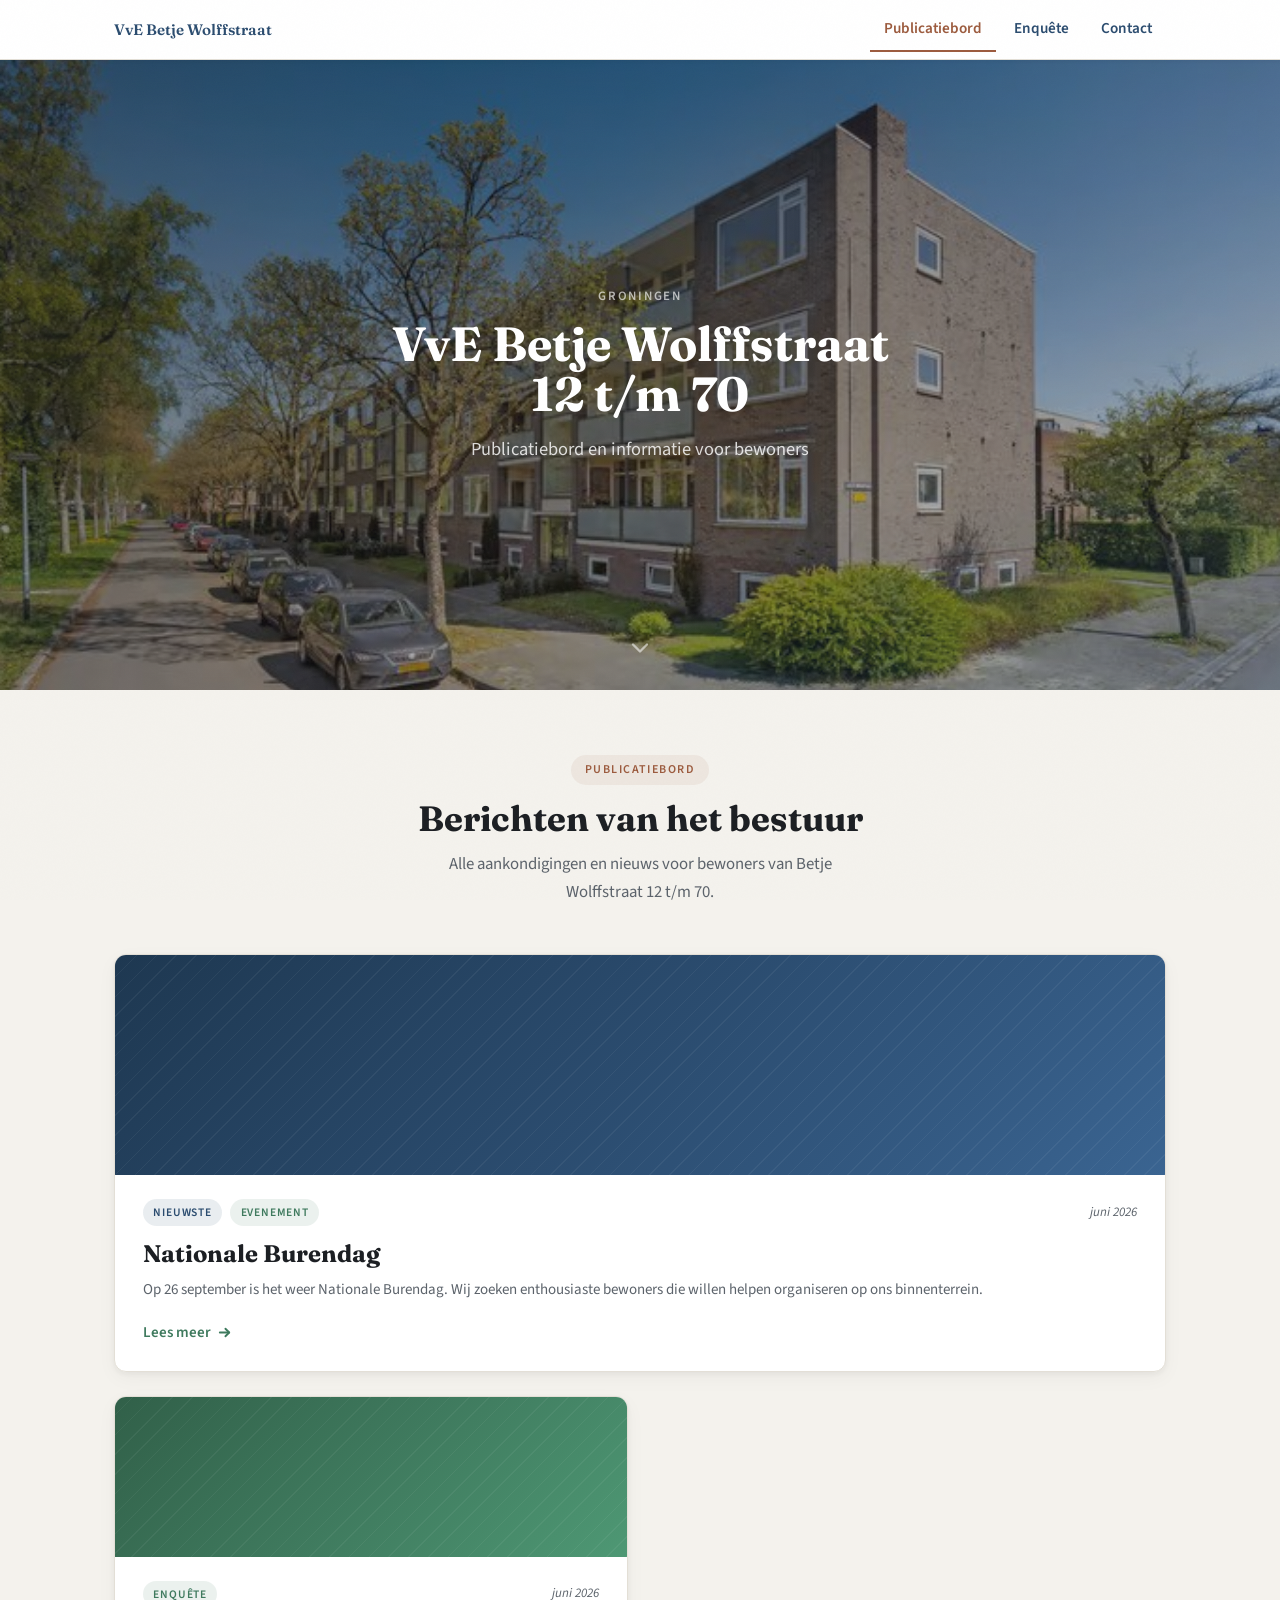
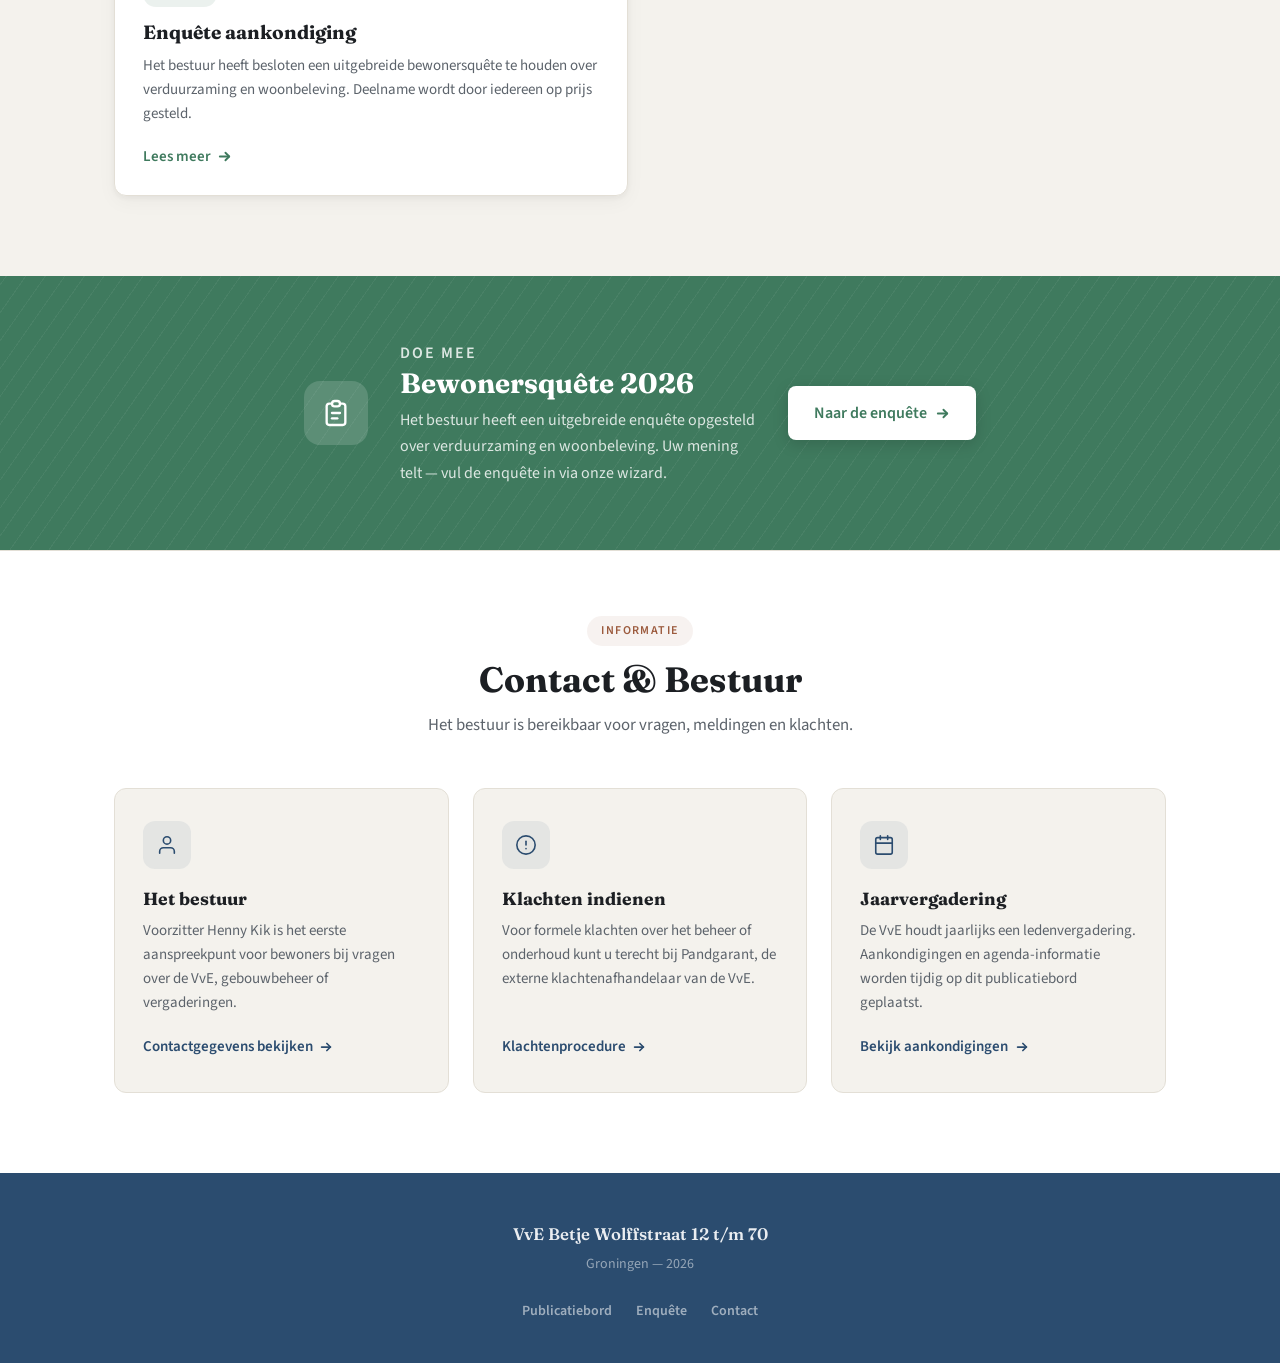
<file: index.html>
<!DOCTYPE html>
<html lang="nl">
<head>
  <meta charset="UTF-8">
  <meta name="viewport" content="width=device-width, initial-scale=1.0">
  <meta name="description" content="Publicatiebord en informatie voor bewoners van VvE Betje Wolffstraat 12 t/m 70 in Groningen.">
  <title>Publicatiebord — VvE Betje Wolffstraat 12 t/m 70</title>
  <link rel="preconnect" href="https://fonts.googleapis.com">
  <link rel="preconnect" href="https://fonts.gstatic.com" crossorigin>
  <link href="https://fonts.googleapis.com/css2?family=Fraunces:opsz,wght@9..144,600;9..144,700&family=Source+Sans+3:wght@400;600&display=swap" rel="stylesheet">
  <link rel="stylesheet" href="styles.css">
</head>
<body>

  <!-- Navigatiebalk -->
  <nav class="site-nav" aria-label="Hoofdnavigatie">
    <div class="nav-inner">
      <a href="index.html" class="nav-logo" aria-label="VvE Betje Wolffstraat — naar homepage">
        VvE Betje Wolffstraat
      </a>
      <button class="nav-toggle" aria-expanded="false" aria-controls="nav-links" aria-label="Menu openen">
        <svg viewBox="0 0 24 24" fill="none" stroke="currentColor" stroke-width="2" stroke-linecap="round" stroke-linejoin="round" aria-hidden="true">
          <line x1="3" y1="6"  x2="21" y2="6"/>
          <line x1="3" y1="12" x2="21" y2="12"/>
          <line x1="3" y1="18" x2="21" y2="18"/>
        </svg>
      </button>
      <ul class="nav-links" id="nav-links" role="list">
        <li><a href="index.html"    class="active" aria-current="page">Publicatiebord</a></li>
        <li><a href="enquete.html"                               >Enquête</a></li>
        <li><a href="contact.html"                               >Contact</a></li>
      </ul>
    </div>
  </nav>

  <!-- Hero -->
  <header class="hero" role="banner">
    <div class="hero-content">
      <p class="hero-eyebrow">Groningen</p>
      <h1>VvE Betje Wolffstraat<br>12&nbsp;t/m&nbsp;70</h1>
      <p class="hero-sub">Publicatiebord en informatie voor bewoners</p>

    </div>
    <div class="hero-scroll-hint" aria-hidden="true">
      <svg viewBox="0 0 24 24" fill="none" stroke="currentColor" stroke-width="2" stroke-linecap="round" stroke-linejoin="round">
        <polyline points="6 9 12 15 18 9"></polyline>
      </svg>
    </div>
  </header>

  <main>

    <!-- ── Publicatiebord ── -->
    <section class="articles-section" aria-labelledby="articles-heading">
      <div class="container-wide">
        <header class="section-header">
          <div class="section-label">Publicatiebord</div>
          <h2 id="articles-heading">Berichten van het bestuur</h2>
          <p class="section-sub">Alle aankondigingen en nieuws voor bewoners van Betje Wolffstraat&nbsp;12&nbsp;t/m&nbsp;70.</p>
        </header>
        <div id="announcements-container" class="articles-grid" role="feed" aria-label="Aankondigingen van het bestuur"></div>
      </div>
    </section>

    <!-- ── Enquête CTA ── -->
    <section class="cta-section cta-section--enquete" aria-labelledby="cta-enquete-heading">
      <div class="container">
        <div class="cta-inner">
          <div class="cta-icon" aria-hidden="true">
            <svg viewBox="0 0 24 24" fill="none" stroke="currentColor" stroke-width="1.75" stroke-linecap="round" stroke-linejoin="round">
              <path d="M9 5H7a2 2 0 00-2 2v12a2 2 0 002 2h10a2 2 0 002-2V7a2 2 0 00-2-2h-2"/>
              <rect x="9" y="3" width="6" height="4" rx="2"/>
              <line x1="9" y1="12" x2="15" y2="12"/>
              <line x1="9" y1="16" x2="13" y2="16"/>
            </svg>
          </div>
          <div class="cta-text">
            <p class="cta-label">Doe mee</p>
            <h2 id="cta-enquete-heading">Bewonersquête 2026</h2>
            <p>Het bestuur heeft een uitgebreide enquête opgesteld over verduurzaming en woonbeleving. Uw mening telt — vul de enquête in via onze wizard.</p>
          </div>
          <a href="enquete.html" class="btn-cta">
            Naar de enquête
            <svg viewBox="0 0 16 16" fill="none" stroke="currentColor" stroke-width="2" stroke-linecap="round" stroke-linejoin="round" aria-hidden="true"><line x1="3" y1="8" x2="13" y2="8"/><polyline points="9 4 13 8 9 12"/></svg>
          </a>
        </div>
      </div>
    </section>

    <!-- ── Contact & Bestuur ── -->
    <section class="home-contact-section" aria-labelledby="contact-section-heading">
      <div class="container-wide">
        <header class="section-header">
          <div class="section-label">Informatie</div>
          <h2 id="contact-section-heading">Contact &amp; Bestuur</h2>
          <p class="section-sub">Het bestuur is bereikbaar voor vragen, meldingen en klachten.</p>
        </header>
        <div class="contact-tiles">

          <div class="contact-tile anim-item" data-anim-delay="0">
            <div class="contact-tile-icon" aria-hidden="true">
              <svg viewBox="0 0 24 24" fill="none" stroke="currentColor" stroke-width="1.75" stroke-linecap="round" stroke-linejoin="round">
                <path d="M20 21v-2a4 4 0 00-4-4H8a4 4 0 00-4 4v2"/>
                <circle cx="12" cy="7" r="4"/>
              </svg>
            </div>
            <h3>Het bestuur</h3>
            <p>Voorzitter Henny Kik is het eerste aanspreekpunt voor bewoners bij vragen over de VvE, gebouwbeheer of vergaderingen.</p>
            <a href="contact.html" class="tile-link">
              Contactgegevens bekijken
              <svg viewBox="0 0 16 16" fill="none" stroke="currentColor" stroke-width="2" stroke-linecap="round" stroke-linejoin="round" aria-hidden="true"><line x1="3" y1="8" x2="13" y2="8"/><polyline points="9 4 13 8 9 12"/></svg>
            </a>
          </div>

          <div class="contact-tile anim-item" data-anim-delay="0.1">
            <div class="contact-tile-icon" aria-hidden="true">
              <svg viewBox="0 0 24 24" fill="none" stroke="currentColor" stroke-width="1.75" stroke-linecap="round" stroke-linejoin="round">
                <circle cx="12" cy="12" r="10"/>
                <line x1="12" y1="8" x2="12" y2="12"/>
                <line x1="12" y1="16" x2="12.01" y2="16"/>
              </svg>
            </div>
            <h3>Klachten indienen</h3>
            <p>Voor formele klachten over het beheer of onderhoud kunt u terecht bij Pandgarant, de externe klachtenafhandelaar van de VvE.</p>
            <a href="contact.html#klachten" class="tile-link">
              Klachtenprocedure
              <svg viewBox="0 0 16 16" fill="none" stroke="currentColor" stroke-width="2" stroke-linecap="round" stroke-linejoin="round" aria-hidden="true"><line x1="3" y1="8" x2="13" y2="8"/><polyline points="9 4 13 8 9 12"/></svg>
            </a>
          </div>

          <div class="contact-tile anim-item" data-anim-delay="0.2">
            <div class="contact-tile-icon" aria-hidden="true">
              <svg viewBox="0 0 24 24" fill="none" stroke="currentColor" stroke-width="1.75" stroke-linecap="round" stroke-linejoin="round">
                <rect x="3" y="4" width="18" height="18" rx="2" ry="2"/>
                <line x1="16" y1="2" x2="16" y2="6"/>
                <line x1="8" y1="2" x2="8" y2="6"/>
                <line x1="3" y1="10" x2="21" y2="10"/>
              </svg>
            </div>
            <h3>Jaarvergadering</h3>
            <p>De VvE houdt jaarlijks een ledenvergadering. Aankondigingen en agenda-informatie worden tijdig op dit publicatiebord geplaatst.</p>
            <a href="index.html#announcements-container" class="tile-link">
              Bekijk aankondigingen
              <svg viewBox="0 0 16 16" fill="none" stroke="currentColor" stroke-width="2" stroke-linecap="round" stroke-linejoin="round" aria-hidden="true"><line x1="3" y1="8" x2="13" y2="8"/><polyline points="9 4 13 8 9 12"/></svg>
            </a>
          </div>

        </div>
      </div>
    </section>

  </main>

  <!-- Artikel modal -->
  <div id="article-modal" class="article-modal" role="dialog" aria-modal="true" aria-labelledby="modal-title">
    <div class="article-modal-inner">
      <button class="article-modal-close" aria-label="Artikel sluiten">
        <svg viewBox="0 0 24 24" fill="none" stroke="currentColor" stroke-width="2" stroke-linecap="round" stroke-linejoin="round" aria-hidden="true">
          <line x1="18" y1="6" x2="6" y2="18"/>
          <line x1="6" y1="6" x2="18" y2="18"/>
        </svg>
      </button>
      <div class="article-modal-content">
        <div class="modal-meta">
          <span class="article-badge article-badge--cat" id="modal-category"></span>
          <span class="modal-date" id="modal-date"></span>
        </div>
        <h2 id="modal-title"></h2>
        <div class="modal-body-text" id="modal-body"></div>
        <div class="modal-signatory" id="modal-signatory"></div>
      </div>
    </div>
  </div>

  <!-- Footer -->
  <footer class="site-footer">
    <div class="footer-inner">
      <p class="footer-name">VvE Betje Wolffstraat 12&nbsp;t/m&nbsp;70</p>
      <p class="footer-sub">Groningen &mdash; <span id="footer-year"></span></p>
      <nav class="footer-nav" aria-label="Footer navigatie">
        <a href="index.html">Publicatiebord</a>
        <a href="enquete.html">Enquête</a>
        <a href="contact.html">Contact</a>
      </nav>
    </div>
  </footer>

  <script src="script.js"></script>
  <script>
    document.getElementById("footer-year").textContent = new Date().getFullYear();
  </script>
</body>
</html>
</file>
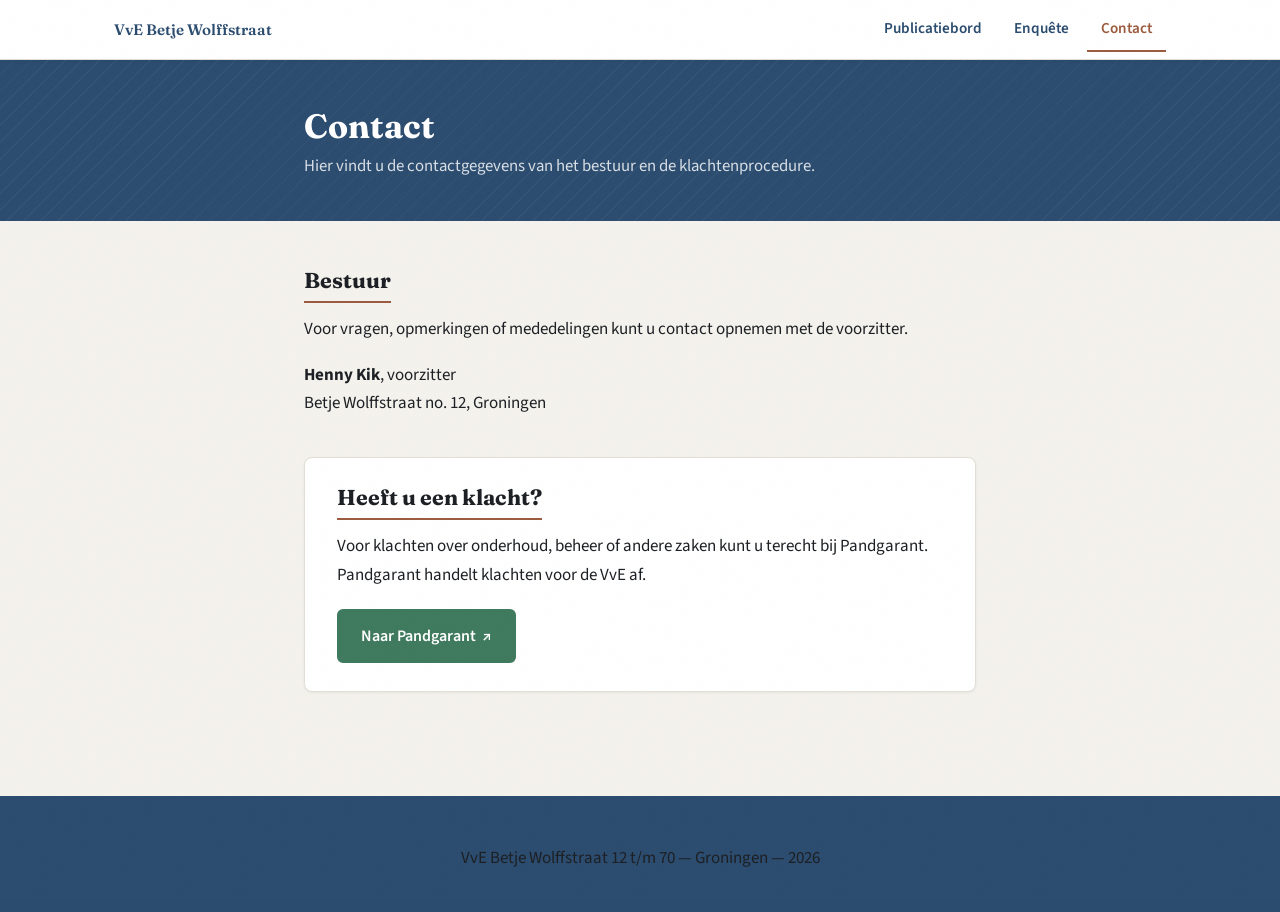
<file: contact.html>
<!DOCTYPE html>
<html lang="nl">
<head>
  <meta charset="UTF-8">
  <meta name="viewport" content="width=device-width, initial-scale=1.0">
  <meta name="description" content="Contactinformatie en klachten voor bewoners van VvE Betje Wolffstraat 12 t/m 70 in Groningen.">
  <title>Contact — VvE Betje Wolffstraat 12 t/m 70</title>
  <link rel="preconnect" href="https://fonts.googleapis.com">
  <link rel="preconnect" href="https://fonts.gstatic.com" crossorigin>
  <link href="https://fonts.googleapis.com/css2?family=Fraunces:opsz,wght@9..144,600;9..144,700&family=Source+Sans+3:wght@400;600&display=swap" rel="stylesheet">
  <link rel="stylesheet" href="styles.css">
</head>
<body>

  <!-- Navigatiebalk -->
  <nav class="site-nav" aria-label="Hoofdnavigatie">
    <div class="nav-inner">
      <a href="index.html" class="nav-logo" aria-label="VvE Betje Wolffstraat — naar homepage">
        VvE Betje Wolffstraat
      </a>
      <button class="nav-toggle" aria-expanded="false" aria-controls="nav-links" aria-label="Menu openen">
        <svg viewBox="0 0 24 24" fill="none" stroke="currentColor" stroke-width="2" stroke-linecap="round" stroke-linejoin="round" aria-hidden="true">
          <line x1="3" y1="6"  x2="21" y2="6"/>
          <line x1="3" y1="12" x2="21" y2="12"/>
          <line x1="3" y1="18" x2="21" y2="18"/>
        </svg>
      </button>
      <ul class="nav-links" id="nav-links" role="list">
        <li><a href="index.html"                              >Publicatiebord</a></li>
        <li><a href="enquete.html"                            >Enquête</a></li>
        <li><a href="contact.html" class="active" aria-current="page">Contact</a></li>
      </ul>
    </div>
  </nav>

  <!-- Subpagina header -->
  <header class="page-header" role="banner">
    <div class="container">
      <h1>Contact</h1>
      <p>Hier vindt u de contactgegevens van het bestuur en de klachtenprocedure.</p>
    </div>
  </header>

  <!-- Inhoud -->
  <main>
    <section class="contact-section" aria-label="Contactinformatie">
      <div class="container">

        <div class="anim-item" style="animation-delay: 0.1s;">
          <div class="contact-block">
            <h2>Bestuur</h2>
            <p>
              Voor vragen, opmerkingen of mededelingen kunt u contact opnemen met de voorzitter.
            </p>
            <p>
              <strong>Henny Kik</strong>, voorzitter<br>
              Betje Wolffstraat no. 12, Groningen
            </p>
          </div>
        </div>

        <div class="anim-item" style="animation-delay: 0.18s;">
          <div class="complaint-block">
            <h2>Heeft u een klacht?</h2>
            <p>
              Voor klachten over onderhoud, beheer of andere zaken kunt u terecht bij Pandgarant.
              Pandgarant handelt klachten voor de VvE af.
            </p>
            <a
              href="https://www.pandgarant.nl/"
              target="_blank"
              rel="noopener noreferrer"
              class="btn-primary"
              aria-label="Naar de website van Pandgarant (opent in nieuw tabblad)"
            >
              Naar Pandgarant
              <span aria-hidden="true">↗</span>
            </a>
          </div>
        </div>

      </div>
    </section>
  </main>

  <!-- Footer -->
  <footer class="site-footer">
    <p>VvE Betje Wolffstraat 12 t/m 70 &mdash; Groningen &mdash; <span id="footer-year"></span></p>
  </footer>

  <script src="script.js"></script>
  <script>
    document.getElementById("footer-year").textContent = new Date().getFullYear();
  </script>
</body>
</html>
</file>
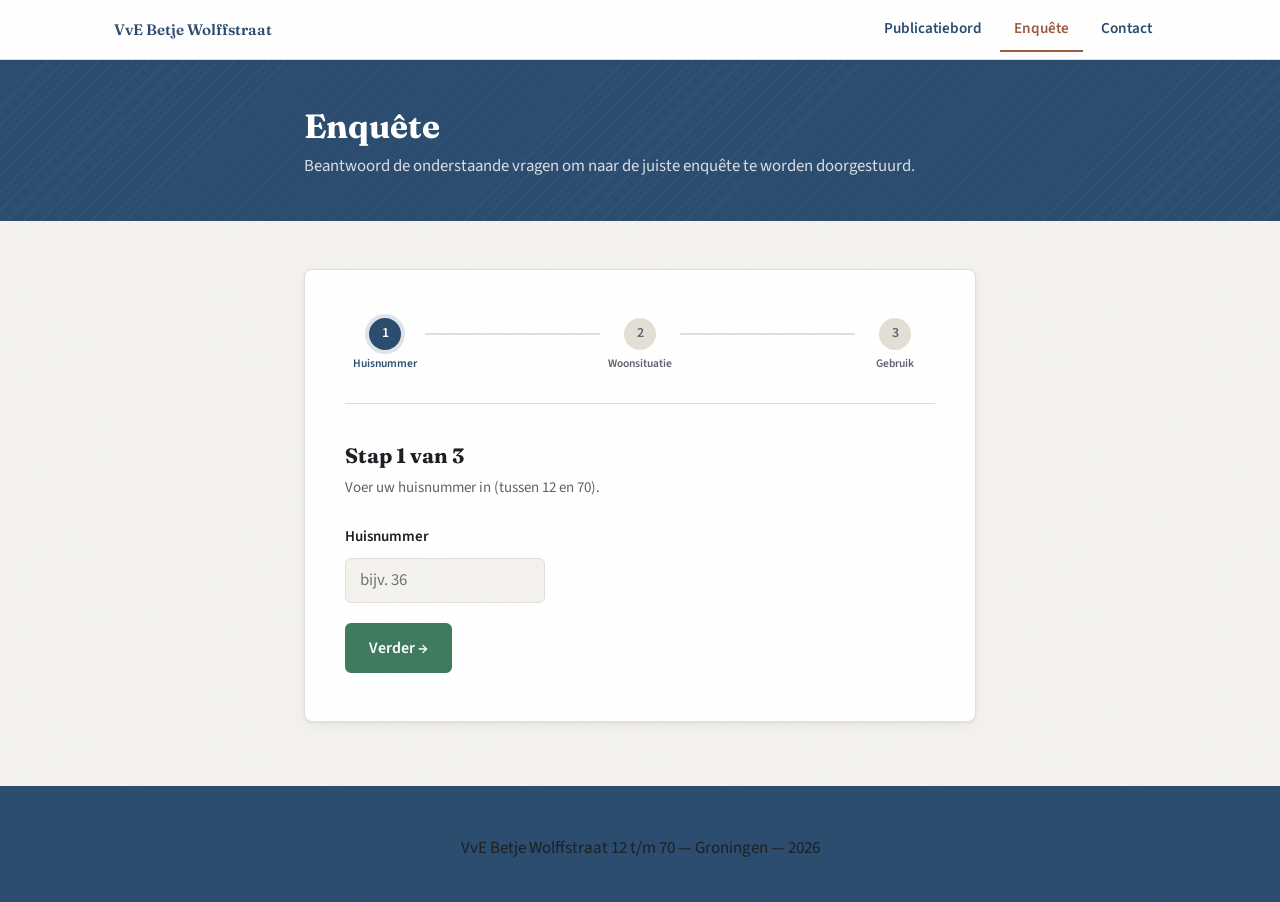
<file: enquete.html>
<!DOCTYPE html>
<html lang="nl">
<head>
  <meta charset="UTF-8">
  <meta name="viewport" content="width=device-width, initial-scale=1.0">
  <meta name="description" content="Vul de korte vragen in om naar de juiste enquête te gaan. VvE Betje Wolffstraat 12 t/m 70.">
  <title>Enquête — VvE Betje Wolffstraat 12 t/m 70</title>
  <link rel="preconnect" href="https://fonts.googleapis.com">
  <link rel="preconnect" href="https://fonts.gstatic.com" crossorigin>
  <link href="https://fonts.googleapis.com/css2?family=Fraunces:opsz,wght@9..144,600;9..144,700&family=Source+Sans+3:wght@400;600&display=swap" rel="stylesheet">
  <link rel="stylesheet" href="styles.css">
</head>
<body>

  <!-- Navigatiebalk -->
  <nav class="site-nav" aria-label="Hoofdnavigatie">
    <div class="nav-inner">
      <a href="index.html" class="nav-logo" aria-label="VvE Betje Wolffstraat — naar homepage">
        VvE Betje Wolffstraat
      </a>
      <button class="nav-toggle" aria-expanded="false" aria-controls="nav-links" aria-label="Menu openen">
        <svg viewBox="0 0 24 24" fill="none" stroke="currentColor" stroke-width="2" stroke-linecap="round" stroke-linejoin="round" aria-hidden="true">
          <line x1="3" y1="6"  x2="21" y2="6"/>
          <line x1="3" y1="12" x2="21" y2="12"/>
          <line x1="3" y1="18" x2="21" y2="18"/>
        </svg>
      </button>
      <ul class="nav-links" id="nav-links" role="list">
        <li><a href="index.html"                              >Publicatiebord</a></li>
        <li><a href="enquete.html" class="active" aria-current="page">Enquête</a></li>
        <li><a href="contact.html"                            >Contact</a></li>
      </ul>
    </div>
  </nav>

  <!-- Subpagina header -->
  <header class="page-header" role="banner">
    <div class="container">
      <h1>Enquête</h1>
      <p>Beantwoord de onderstaande vragen om naar de juiste enquête te worden doorgestuurd.</p>
    </div>
  </header>

  <!-- Wizard -->
  <main>
    <section class="wizard-section" aria-label="Enquête wizard">
      <div class="container">
        <div class="wizard-card anim-item" style="animation-delay: 0.1s;">

          <!-- Stap-indicator -->
          <nav class="wizard-progress" aria-label="Stap voortgang">
            <div class="wp-step is-active" data-step="1" aria-current="step">
              <div class="wp-dot">1</div>
              <div class="wp-label">Huisnummer</div>
            </div>
            <div class="wp-connector"></div>
            <div class="wp-step" data-step="2">
              <div class="wp-dot">2</div>
              <div class="wp-label">Woonsituatie</div>
            </div>
            <div class="wp-connector"></div>
            <div class="wp-step" data-step="3">
              <div class="wp-dot">3</div>
              <div class="wp-label">Gebruik</div>
            </div>
          </nav>

          <!-- Stap 1: Huisnummer -->
          <div id="step-1" class="wizard-step" aria-live="polite">
            <h2>Stap 1 van 3</h2>
            <p class="step-hint">Voer uw huisnummer in (tussen 12 en 70).</p>

            <label for="huisnummer-input">Huisnummer</label>
            <input
              type="number"
              id="huisnummer-input"
              name="huisnummer"
              min="12"
              max="70"
              placeholder="bijv. 36"
              autocomplete="off"
              aria-required="true"
              aria-describedby="huisnummer-error"
            >
            <p class="error-message" id="huisnummer-error" role="alert">
              Vul een geldig huisnummer in voordat u verdergaat.
            </p>

            <div class="choice-buttons">
              <button type="button" id="btn-next-1" class="btn-primary">
                Verder →
              </button>
            </div>
          </div>

          <!-- Stap 2: Eigenaar of huurder -->
          <div id="step-2" class="wizard-step hidden" aria-live="polite">
            <h2>Stap 2 van 3</h2>
            <p class="step-hint">Bent u eigenaar of huurder van uw woning?</p>

            <div class="choice-buttons" role="group" aria-label="Kies eigenaar of huurder">
              <button type="button" id="btn-eigenaar" class="btn-choice">
                Eigenaar
              </button>
              <button type="button" id="btn-huurder" class="btn-choice">
                Huurder
              </button>
            </div>
          </div>

          <!-- Stap 3: Zelf bewonen of verhuren (alleen eigenaren) -->
          <div id="step-3" class="wizard-step hidden" aria-live="polite">
            <h2>Stap 3 van 3</h2>
            <p class="step-hint">Bewoont u de woning zelf, of verhuurt u deze?</p>

            <div class="choice-buttons" role="group" aria-label="Kies bewoner of verhuurder">
              <button type="button" id="btn-bewoner" class="btn-choice">
                Zelf bewonen
              </button>
              <button type="button" id="btn-verhuurder" class="btn-choice">
                Verhuren
              </button>
            </div>
          </div>

          <!-- Resultaat -->
          <div id="result" class="hidden" aria-live="polite">
            <h2>Uw enquête</h2>
            <p>Op basis van uw antwoorden is dit de juiste enquête voor u:</p>

            <div class="result-block">
              <p class="result-type-label">Enquête type</p>
              <p class="result-title" id="result-title"></p>
              <p class="result-detail" id="result-detail"></p>
            </div>

            <div class="result-actions">
              <a
                id="btn-start-form"
                href="#"
                target="_blank"
                rel="noopener noreferrer"
                class="btn-primary"
                aria-label="Start de enquête (opent in nieuw tabblad)"
              >
                Start enquête
                <span aria-hidden="true">↗</span>
              </a>
              <button type="button" id="btn-reset" class="btn-secondary">
                Opnieuw beginnen
              </button>
            </div>
          </div>

        </div>
      </div>
    </section>
  </main>

  <!-- Footer -->
  <footer class="site-footer">
    <p>VvE Betje Wolffstraat 12 t/m 70 &mdash; Groningen &mdash; <span id="footer-year"></span></p>
  </footer>

  <script src="script.js"></script>
  <script>
    document.getElementById("footer-year").textContent = new Date().getFullYear();
  </script>
</body>
</html>
</file>
<file: styles.css>
/* =====================================================
   VvE Betje Wolffstraat 12 t/m 70 — Gedeelde Styling
   ===================================================== */

/* ----- CSS Custom Properties (BRANDING.md) ----- */
:root {
  --color-primary:       #2B4C6F;
  --color-primary-hover: #1E3851;
  --color-accent:        #3F7A5E;
  --color-accent-hover:  #316049;
  --color-brick:         #9C5B3E;
  --color-bg:            #F4F2ED;
  --color-surface:       #FFFFFF;
  --color-text:          #1C1F23;
  --color-text-muted:    #5C636B;
  --color-border:        #E3DFD6;
  --color-success:       #2F7D54;

  --font-display: "Fraunces", Georgia, serif;
  --font-body:    "Source Sans 3", sans-serif;

  --max-width:      720px;
  --max-width-wide: 1100px;
  --nav-height:     60px;
}

/* ----- Reset & Base ----- */
*, *::before, *::after {
  box-sizing: border-box;
  margin: 0;
  padding: 0;
}

html {
  scroll-behavior: smooth;
}

body {
  font-family: var(--font-body);
  font-size: 17px;
  line-height: 1.65;
  color: var(--color-text);
  background-color: var(--color-bg);
  -webkit-font-smoothing: antialiased;
}

/* Subtiele grain-overlay over de hele pagina */
body::before {
  content: '';
  position: fixed;
  inset: 0;
  pointer-events: none;
  z-index: 9999;
  opacity: 0.018;
  background-image: url("data:image/svg+xml,%3Csvg viewBox='0 0 200 200' xmlns='http://www.w3.org/2000/svg'%3E%3Cfilter id='n'%3E%3CfeTurbulence type='fractalNoise' baseFrequency='0.9' numOctaves='4' stitchTiles='stitch'/%3E%3C/filter%3E%3Crect width='100%25' height='100%25' filter='url(%23n)'/%3E%3C/svg%3E");
  background-repeat: repeat;
  background-size: 200px 200px;
}

h1, h2, h3, h4 {
  font-family: var(--font-display);
  font-weight: 700;
  line-height: 1.15;
  color: var(--color-text);
}

p {
  margin-bottom: 1em;
}

p:last-child {
  margin-bottom: 0;
}

a {
  color: var(--color-accent);
  text-decoration: none;
}

a:hover {
  text-decoration: underline;
}

img {
  max-width: 100%;
  display: block;
}

/* ----- Leeskolom container ----- */
.container {
  max-width: var(--max-width);
  margin: 0 auto;
  padding: 0 1.5rem;
}

/* ----- Navigatiebalk ----- */
.site-nav {
  position: sticky;
  top: 0;
  z-index: 100;
  background-color: var(--color-surface);
  border-bottom: 1px solid var(--color-border);
  box-shadow: 0 1px 4px rgba(28, 31, 35, 0.06);
  height: var(--nav-height);
  transition: box-shadow 0.25s ease, background-color 0.25s ease;
}

/* Nav zweeft wanneer de gebruiker scrollt */
.site-nav.scrolled {
  background-color: rgba(255, 255, 255, 0.92);
  backdrop-filter: blur(8px);
  -webkit-backdrop-filter: blur(8px);
  box-shadow: 0 2px 16px rgba(28, 31, 35, 0.11);
  border-bottom-color: rgba(227, 223, 214, 0.6);
}

.nav-inner {
  max-width: 1100px;
  margin: 0 auto;
  padding: 0 1.5rem;
  height: 100%;
  display: flex;
  align-items: center;
  justify-content: space-between;
  gap: 1rem;
}

.nav-logo {
  font-family: var(--font-display);
  font-size: 0.95rem;
  font-weight: 600;
  color: var(--color-primary);
  white-space: nowrap;
  text-decoration: none;
  flex-shrink: 0;
}

.nav-logo:hover {
  text-decoration: none;
  color: var(--color-primary-hover);
}

.nav-links {
  display: flex;
  align-items: center;
  gap: 0.25rem;
  list-style: none;
}

.nav-links a {
  display: inline-flex;
  align-items: center;
  height: 44px;
  padding: 0 0.875rem;
  font-family: var(--font-body);
  font-size: 0.95rem;
  font-weight: 600;
  color: var(--color-primary);
  text-decoration: none;
  border-bottom: 2px solid transparent;
  transition: color 0.2s ease, border-color 0.2s ease;
}

.nav-links a:hover {
  color: var(--color-primary-hover);
  text-decoration: none;
}

.nav-links a.active {
  color: var(--color-brick);
  border-bottom-color: var(--color-brick);
}

/* Hamburger (mobiel) */
.nav-toggle {
  display: none;
  background: none;
  border: none;
  cursor: pointer;
  padding: 0.5rem;
  color: var(--color-primary);
  min-width: 44px;
  min-height: 44px;
  align-items: center;
  justify-content: center;
}

.nav-toggle svg {
  width: 24px;
  height: 24px;
}

/* ----- Hero (alleen index.html) ----- */
.hero {
  position: relative;
  width: 100%;
  height: 70vh;
  min-height: 420px;
  background-image:
    linear-gradient(
      160deg,
      rgba(28, 31, 35, 0.72) 0%,
      rgba(28, 31, 35, 0.38) 60%,
      rgba(43, 76, 111, 0.55) 100%
    ),
    url("hero.jpg");
  background-size: cover;
  background-position: center 40%;
  background-attachment: fixed;
  display: flex;
  align-items: center;
  justify-content: center;
}

.hero-content {
  text-align: center;
  padding: 2rem 1.5rem;
  color: #ffffff;
  max-width: 700px;
}

.hero-eyebrow {
  font-family: var(--font-body);
  font-size: 0.8rem;
  font-weight: 600;
  text-transform: uppercase;
  letter-spacing: 0.14em;
  color: rgba(255, 255, 255, 0.65);
  margin-bottom: 0.75rem;
  opacity: 0;
  animation: fadeUp 0.5s ease forwards;
  animation-delay: 0.05s;
}

.hero-content h1 {
  font-family: var(--font-display);
  font-size: clamp(2rem, 5.5vw, 3.4rem);
  font-weight: 700;
  line-height: 1.05;
  color: #ffffff;
  margin-bottom: 0.875rem;
  opacity: 0;
  transform: translateY(18px);
  animation: fadeUp 0.7s ease forwards;
  animation-delay: 0.15s;
}

.hero-sub {
  font-size: clamp(1rem, 2.5vw, 1.15rem);
  font-weight: 400;
  color: rgba(255, 255, 255, 0.82);
  margin-bottom: 2rem;
  opacity: 0;
  transform: translateY(14px);
  animation: fadeUp 0.7s ease forwards;
  animation-delay: 0.28s;
}

/* Hero info-chips */
.hero-chips {
  display: flex;
  flex-wrap: wrap;
  justify-content: center;
  gap: 0.5rem;
  opacity: 0;
  transform: translateY(10px);
  animation: fadeUp 0.7s ease forwards;
  animation-delay: 0.42s;
}

.hero-chip {
  display: inline-flex;
  align-items: center;
  gap: 0.4rem;
  background-color: rgba(255, 255, 255, 0.13);
  border: 1px solid rgba(255, 255, 255, 0.22);
  backdrop-filter: blur(6px);
  -webkit-backdrop-filter: blur(6px);
  color: rgba(255, 255, 255, 0.9);
  font-family: var(--font-body);
  font-size: 0.82rem;
  font-weight: 600;
  padding: 0.35rem 0.75rem;
  border-radius: 100px;
  white-space: nowrap;
}

.hero-chip svg {
  width: 13px;
  height: 13px;
  flex-shrink: 0;
}

/* Scroll-hint pijl onderaan de hero */
.hero-scroll-hint {
  position: absolute;
  bottom: 1.75rem;
  left: 50%;
  transform: translateX(-50%);
  color: rgba(255, 255, 255, 0.55);
  opacity: 1;
  transition: opacity 0.4s ease;
  animation: bounceDown 2.2s ease-in-out infinite;
  animation-delay: 1s;
}

.hero-scroll-hint svg {
  width: 28px;
  height: 28px;
  display: block;
}

/* Verberg scroll-hint zodra er gescrold is */
.hero.scrolled .hero-scroll-hint {
  opacity: 0;
  pointer-events: none;
}

/* ----- Subpagina header (enquete, contact) ----- */
.page-header {
  background-color: var(--color-primary);
  padding: 3rem 0 2.5rem;
  position: relative;
  overflow: hidden;
}

/* Subtiel diagonaal patroon als atmosferisch detail */
.page-header::before {
  content: '';
  position: absolute;
  inset: 0;
  pointer-events: none;
  background-image: repeating-linear-gradient(
    -45deg,
    rgba(255, 255, 255, 0.04),
    rgba(255, 255, 255, 0.04) 1px,
    transparent 1px,
    transparent 12px
  );
}

.page-header .container {
  position: relative;
}

.page-header h1 {
  font-family: var(--font-display);
  font-size: clamp(1.75rem, 4vw, 2.1rem);
  font-weight: 700;
  color: #ffffff;
  line-height: 1.1;
  margin-bottom: 0.5rem;
  opacity: 0;
  transform: translateY(14px);
  animation: fadeUp 0.6s ease forwards;
  animation-delay: 0.05s;
}

.page-header p {
  font-size: 1.05rem;
  color: rgba(255, 255, 255, 0.82);
  margin-bottom: 0;
  opacity: 0;
  transform: translateY(12px);
  animation: fadeUp 0.6s ease forwards;
  animation-delay: 0.17s;
}

/* ----- Brede container ----- */
.container-wide {
  max-width: var(--max-width-wide);
  margin: 0 auto;
  padding: 0 1.5rem;
}

/* ----- Sectie-header patroon ----- */
.section-header {
  text-align: center;
  margin-bottom: 3rem;
}

.section-label {
  display: inline-block;
  font-family: var(--font-body);
  font-size: 0.75rem;
  font-weight: 600;
  text-transform: uppercase;
  letter-spacing: 0.12em;
  color: var(--color-brick);
  background-color: rgba(156, 91, 62, 0.08);
  padding: 0.3rem 0.875rem;
  border-radius: 100px;
  margin-bottom: 0.875rem;
}

.section-header h2 {
  font-family: var(--font-display);
  font-size: clamp(1.6rem, 3.5vw, 2.2rem);
  font-weight: 700;
  color: var(--color-text);
  margin-bottom: 0.75rem;
}

.section-sub {
  font-size: 1.05rem;
  color: var(--color-text-muted);
  max-width: 520px;
  margin: 0 auto;
}

/* ----- Artikelen sectie ----- */
.articles-section {
  padding: 4rem 0 5rem;
}

/* ----- Artikel grid ----- */
.articles-grid {
  display: grid;
  grid-template-columns: repeat(2, 1fr);
  gap: 1.5rem;
}

/* Featured (eerste) kaart: volle breedte */
.articles-grid .article-card--featured {
  grid-column: 1 / -1;
}

/* ----- Artikel kaart ----- */
.article-card {
  background-color: var(--color-surface);
  border: 1px solid var(--color-border);
  border-radius: 12px;
  overflow: hidden;
  display: flex;
  flex-direction: column;
  box-shadow: 0 2px 6px rgba(28, 31, 35, 0.06), 0 6px 20px rgba(28, 31, 35, 0.04);
  transition: transform 0.25s ease, box-shadow 0.25s ease;
}

.article-card:hover {
  transform: translateY(-5px);
  box-shadow: 0 6px 16px rgba(28, 31, 35, 0.1), 0 20px 48px rgba(28, 31, 35, 0.1);
}

/* Afbeeldingsgebied */
.article-card-image {
  position: relative;
  height: 160px;
  overflow: hidden;
  flex-shrink: 0;
}

.article-card--featured .article-card-image {
  height: 220px;
}

.article-card-image-pattern {
  position: absolute;
  inset: 0;
  background-image: repeating-linear-gradient(
    -45deg,
    rgba(255, 255, 255, 0.05),
    rgba(255, 255, 255, 0.05) 1px,
    transparent 1px,
    transparent 14px
  );
}

/* Kaart body */
.article-card-body {
  padding: 1.5rem 1.75rem 1.75rem;
  display: flex;
  flex-direction: column;
  flex: 1;
}

.article-card-meta {
  display: flex;
  align-items: center;
  flex-wrap: wrap;
  gap: 0.5rem;
  margin-bottom: 0.875rem;
}

.article-card-date {
  font-size: 0.82rem;
  color: var(--color-text-muted);
  font-style: italic;
  margin-left: auto;
}

/* Badges */
.article-badge {
  display: inline-flex;
  align-items: center;
  font-family: var(--font-body);
  font-size: 0.72rem;
  font-weight: 600;
  text-transform: uppercase;
  letter-spacing: 0.07em;
  padding: 0.22rem 0.65rem;
  border-radius: 100px;
  white-space: nowrap;
}

.article-badge--new {
  background-color: rgba(43, 76, 111, 0.1);
  color: var(--color-primary);
  animation: pulse 2.5s ease-in-out infinite;
}

.article-badge--cat {
  background-color: rgba(63, 122, 94, 0.1);
  color: var(--color-accent);
}

.article-card-title {
  font-family: var(--font-display);
  font-size: 1.2rem;
  font-weight: 700;
  color: var(--color-text);
  margin-bottom: 0.625rem;
  line-height: 1.2;
}

.article-card--featured .article-card-title {
  font-size: clamp(1.25rem, 2.5vw, 1.5rem);
}

.article-card-excerpt {
  font-size: 0.9375rem;
  color: var(--color-text-muted);
  line-height: 1.6;
  flex: 1;
  margin-bottom: 1.25rem;
}

/* Lees meer knop */
.btn-read-more {
  display: inline-flex;
  align-items: center;
  gap: 0.4rem;
  font-family: var(--font-body);
  font-size: 0.9375rem;
  font-weight: 600;
  color: var(--color-accent);
  background: none;
  border: none;
  padding: 0;
  cursor: pointer;
  text-align: left;
  transition: color 0.2s ease, gap 0.2s ease;
  align-self: flex-start;
}

.btn-read-more:hover {
  color: var(--color-accent-hover);
  gap: 0.625rem;
  text-decoration: none;
}

.btn-read-more svg {
  width: 15px;
  height: 15px;
  flex-shrink: 0;
}

/* ----- Enquête CTA sectie ----- */
.cta-section {
  padding: 4rem 0;
  position: relative;
  overflow: hidden;
}

.cta-section--enquete {
  background-color: var(--color-accent);
}

.cta-section--enquete::before {
  content: '';
  position: absolute;
  inset: 0;
  pointer-events: none;
  background-image: repeating-linear-gradient(
    -55deg,
    rgba(255, 255, 255, 0.05),
    rgba(255, 255, 255, 0.05) 1px,
    transparent 1px,
    transparent 16px
  );
}

.cta-inner {
  position: relative;
  display: flex;
  align-items: center;
  gap: 2rem;
  flex-wrap: wrap;
}

.cta-icon {
  flex-shrink: 0;
  width: 64px;
  height: 64px;
  background-color: rgba(255, 255, 255, 0.15);
  border-radius: 16px;
  display: flex;
  align-items: center;
  justify-content: center;
  color: #ffffff;
}

.cta-icon svg {
  width: 32px;
  height: 32px;
}

.cta-text {
  flex: 1;
  min-width: 220px;
  color: #ffffff;
}

.cta-label {
  font-family: var(--font-body);
  font-size: 0.78rem;
  font-weight: 600;
  text-transform: uppercase;
  letter-spacing: 0.12em;
  color: rgba(255, 255, 255, 0.7);
  margin-bottom: 0.25rem;
}

.cta-text h2 {
  font-family: var(--font-display);
  font-size: clamp(1.35rem, 3vw, 1.75rem);
  font-weight: 700;
  color: #ffffff;
  margin-bottom: 0.5rem;
  line-height: 1.15;
}

.cta-text p {
  font-size: 1rem;
  color: rgba(255, 255, 255, 0.82);
  margin-bottom: 0;
}

.btn-cta {
  display: inline-flex;
  align-items: center;
  gap: 0.5rem;
  flex-shrink: 0;
  background-color: #ffffff;
  color: var(--color-accent);
  font-family: var(--font-body);
  font-size: 1rem;
  font-weight: 600;
  padding: 0.875rem 1.625rem;
  border-radius: 8px;
  text-decoration: none;
  transition: background-color 0.2s ease, box-shadow 0.2s ease, transform 0.15s ease, gap 0.2s ease;
  white-space: nowrap;
  box-shadow: 0 4px 16px rgba(0, 0, 0, 0.15);
}

.btn-cta:hover {
  background-color: rgba(255, 255, 255, 0.92);
  box-shadow: 0 8px 24px rgba(0, 0, 0, 0.2);
  transform: translateY(-2px);
  text-decoration: none;
  color: var(--color-accent-hover);
  gap: 0.75rem;
}

.btn-cta svg {
  width: 15px;
  height: 15px;
  flex-shrink: 0;
}

/* ----- Contact & Bestuur sectie ----- */
.home-contact-section {
  padding: 4rem 0 5rem;
  background-color: var(--color-surface);
  border-top: 1px solid var(--color-border);
}

.contact-tiles {
  display: grid;
  grid-template-columns: repeat(3, 1fr);
  gap: 1.5rem;
}

.contact-tile {
  background-color: var(--color-bg);
  border: 1px solid var(--color-border);
  border-radius: 12px;
  padding: 2rem 1.75rem;
  display: flex;
  flex-direction: column;
  transition: transform 0.22s ease, box-shadow 0.22s ease;
}

.contact-tile:hover {
  transform: translateY(-4px);
  box-shadow: 0 8px 24px rgba(28, 31, 35, 0.09);
}


.contact-tile-icon {
  width: 48px;
  height: 48px;
  background-color: rgba(43, 76, 111, 0.08);
  border-radius: 12px;
  display: flex;
  align-items: center;
  justify-content: center;
  color: var(--color-primary);
  margin-bottom: 1.25rem;
  flex-shrink: 0;
}

.contact-tile-icon svg {
  width: 22px;
  height: 22px;
}

.contact-tile h3 {
  font-family: var(--font-display);
  font-size: 1.1rem;
  font-weight: 700;
  color: var(--color-text);
  margin-bottom: 0.625rem;
}

.contact-tile p {
  font-size: 0.9375rem;
  color: var(--color-text-muted);
  line-height: 1.6;
  flex: 1;
  margin-bottom: 1.25rem;
}

.tile-link {
  display: inline-flex;
  align-items: center;
  gap: 0.4rem;
  font-family: var(--font-body);
  font-size: 0.9375rem;
  font-weight: 600;
  color: var(--color-primary);
  text-decoration: none;
  transition: color 0.2s ease, gap 0.2s ease;
  align-self: flex-start;
  margin-top: auto;
}

.tile-link:hover {
  color: var(--color-primary-hover);
  gap: 0.625rem;
  text-decoration: none;
}

.tile-link svg {
  width: 14px;
  height: 14px;
  flex-shrink: 0;
}

/* ----- Artikel modal ----- */
.article-modal {
  position: fixed;
  inset: 0;
  z-index: 1000;
  background-color: rgba(28, 31, 35, 0.6);
  backdrop-filter: blur(4px);
  -webkit-backdrop-filter: blur(4px);
  display: flex;
  align-items: center;
  justify-content: center;
  padding: 1.5rem;
  opacity: 0;
  pointer-events: none;
  transition: opacity 0.25s ease;
}

.article-modal.is-open {
  opacity: 1;
  pointer-events: auto;
}

.article-modal-inner {
  position: relative;
  background-color: var(--color-surface);
  border-radius: 16px;
  max-width: 680px;
  width: 100%;
  max-height: 88vh;
  overflow-y: auto;
  box-shadow: 0 24px 80px rgba(28, 31, 35, 0.25);
  transform: scale(0.96) translateY(12px);
  transition: transform 0.28s cubic-bezier(0.34, 1.56, 0.64, 1);
}

.article-modal.is-open .article-modal-inner {
  transform: scale(1) translateY(0);
}

.article-modal-close {
  position: sticky;
  top: 1.25rem;
  float: right;
  margin: 1.25rem 1.25rem -2.5rem 0;
  width: 36px;
  height: 36px;
  border-radius: 50%;
  background-color: var(--color-bg);
  border: 1px solid var(--color-border);
  cursor: pointer;
  display: flex;
  align-items: center;
  justify-content: center;
  color: var(--color-text-muted);
  transition: background-color 0.2s ease, color 0.2s ease;
  flex-shrink: 0;
  z-index: 1;
}

.article-modal-close:hover {
  background-color: var(--color-border);
  color: var(--color-text);
}

.article-modal-close svg {
  width: 16px;
  height: 16px;
}

.article-modal-content {
  padding: 2rem 2.5rem 2.5rem;
}

.modal-meta {
  display: flex;
  align-items: center;
  flex-wrap: wrap;
  gap: 0.5rem;
  margin-bottom: 1rem;
}

.modal-date {
  font-size: 0.875rem;
  color: var(--color-text-muted);
  font-style: italic;
  margin-left: auto;
}

.article-modal-content h2 {
  font-family: var(--font-display);
  font-size: clamp(1.4rem, 3vw, 1.85rem);
  font-weight: 700;
  color: var(--color-text);
  margin-bottom: 1.5rem;
  line-height: 1.15;
}

.modal-body-text {
  font-size: 17px;
  line-height: 1.75;
  color: var(--color-text);
  white-space: pre-line;
  margin-bottom: 1.5rem;
  border-top: 1px solid var(--color-border);
  padding-top: 1.5rem;
}

.modal-signatory {
  font-size: 0.9375rem;
  color: var(--color-text-muted);
  white-space: pre-line;
  line-height: 1.55;
  padding-top: 1.25rem;
  border-top: 1px solid var(--color-border);
}

/* ----- Aankondiging kaart (legacy fallback) ----- */
.card {
  background-color: var(--color-surface);
  border: 1px solid var(--color-border);
  border-left: 3px solid var(--color-brick);
  border-radius: 8px;
  padding: 28px 32px;
  margin-bottom: 1.75rem;
  box-shadow: 0 1px 3px rgba(28, 31, 35, 0.06), 0 4px 12px rgba(28, 31, 35, 0.04);
  transition: transform 0.22s ease, box-shadow 0.22s ease;
}

.card:hover {
  transform: translateY(-3px);
  box-shadow: 0 4px 8px rgba(28, 31, 35, 0.08), 0 12px 28px rgba(28, 31, 35, 0.09);
}

.card-title {
  font-family: var(--font-display);
  font-size: 1.2rem;
  font-weight: 700;
  color: var(--color-text);
  margin-bottom: 0.5rem;
}

.card-title-rule {
  width: 40px;
  height: 2px;
  background-color: var(--color-brick);
  margin-bottom: 1.25rem;
  border: none;
}

.card-date {
  font-size: 0.875rem;
  color: var(--color-text-muted);
  margin-bottom: 1.25rem;
  font-style: italic;
}

.card-body {
  font-size: 17px;
  line-height: 1.7;
  color: var(--color-text);
  white-space: pre-line;
}

.card-divider {
  border: none;
  border-top: 1px solid var(--color-border);
  margin: 1.5rem 0 1rem;
}

.card-signatory {
  font-size: 0.9375rem;
  color: var(--color-text-muted);
  white-space: pre-line;
  line-height: 1.5;
}

/* ----- Knoppen ----- */
.btn-primary,
.btn-secondary,
.btn-choice {
  display: inline-flex;
  align-items: center;
  justify-content: center;
  gap: 0.4rem;
  min-height: 44px;
  padding: 0.75rem 1.375rem;
  font-family: var(--font-body);
  font-size: 1rem;
  font-weight: 600;
  border-radius: 6px;
  cursor: pointer;
  text-decoration: none;
  transition: background-color 0.2s ease, color 0.2s ease, border-color 0.2s ease, transform 0.15s ease, box-shadow 0.15s ease;
  border: 2px solid transparent;
}

.btn-primary {
  background-color: var(--color-accent);
  color: #ffffff;
  border-color: var(--color-accent);
}

.btn-primary:hover {
  background-color: var(--color-accent-hover);
  border-color: var(--color-accent-hover);
  text-decoration: none;
  color: #ffffff;
  transform: translateY(-1px);
  box-shadow: 0 4px 12px rgba(63, 122, 94, 0.3);
}

.btn-secondary {
  background-color: var(--color-surface);
  color: var(--color-accent);
  border-color: var(--color-accent);
}

.btn-secondary:hover {
  background-color: var(--color-accent);
  color: #ffffff;
  text-decoration: none;
  transform: translateY(-1px);
}

.btn-choice {
  background-color: var(--color-surface);
  color: var(--color-primary);
  border-color: var(--color-border);
  font-size: 1rem;
}

.btn-choice:hover {
  border-color: var(--color-primary);
  background-color: var(--color-bg);
  text-decoration: none;
  transform: translateY(-1px);
}

.btn-choice.selected {
  border-color: var(--color-primary);
  background-color: var(--color-primary);
  color: #ffffff;
}

/* ----- Enquête wizard ----- */
.wizard-section {
  padding: 3rem 0 4rem;
}

.wizard-card {
  background-color: var(--color-surface);
  border: 1px solid var(--color-border);
  border-radius: 8px;
  padding: 2.5rem 2rem;
  box-shadow: 0 1px 3px rgba(28, 31, 35, 0.06), 0 4px 12px rgba(28, 31, 35, 0.04);
}

/* Wizard stap-indicator */
.wizard-progress {
  display: flex;
  align-items: flex-start;
  margin-bottom: 2.5rem;
  padding-bottom: 2rem;
  border-bottom: 1px solid var(--color-border);
}

.wp-step {
  display: flex;
  flex-direction: column;
  align-items: center;
  flex-shrink: 0;
  width: 80px;
}

.wp-dot {
  width: 32px;
  height: 32px;
  border-radius: 50%;
  background-color: var(--color-border);
  color: var(--color-text-muted);
  display: flex;
  align-items: center;
  justify-content: center;
  font-family: var(--font-body);
  font-size: 0.875rem;
  font-weight: 600;
  transition: background-color 0.3s ease, color 0.3s ease, box-shadow 0.3s ease;
  position: relative;
  z-index: 1;
}

.wp-step.is-active .wp-dot {
  background-color: var(--color-primary);
  color: #ffffff;
  box-shadow: 0 0 0 4px rgba(43, 76, 111, 0.15);
}

.wp-step.is-done .wp-dot {
  background-color: var(--color-accent);
  color: #ffffff;
}

.wp-label {
  font-family: var(--font-body);
  font-size: 0.72rem;
  font-weight: 600;
  color: var(--color-text-muted);
  margin-top: 0.45rem;
  text-align: center;
  line-height: 1.25;
  transition: color 0.3s ease;
}

.wp-step.is-active .wp-label {
  color: var(--color-primary);
}

.wp-step.is-done .wp-label {
  color: var(--color-accent);
}

/* Verbindingslijn tussen stap-bolletjes */
.wp-connector {
  flex: 1;
  height: 2px;
  background-color: var(--color-border);
  margin-top: 15px;
  transition: background-color 0.35s ease;
}

.wp-connector.is-done {
  background-color: var(--color-accent);
}

.wizard-step {
  transition: opacity 0.18s ease;
}

.wizard-step h2 {
  font-family: var(--font-display);
  font-size: 1.3rem;
  font-weight: 700;
  color: var(--color-text);
  margin-bottom: 0.5rem;
}

.wizard-step .step-hint {
  font-size: 0.9375rem;
  color: var(--color-text-muted);
  margin-bottom: 1.5rem;
}

.wizard-step label {
  display: block;
  font-weight: 600;
  margin-bottom: 0.5rem;
  font-size: 0.9375rem;
}

.wizard-step input[type="number"] {
  width: 100%;
  max-width: 200px;
  min-height: 44px;
  padding: 0.6rem 0.875rem;
  font-family: var(--font-body);
  font-size: 1.05rem;
  color: var(--color-text);
  background-color: var(--color-bg);
  border: 1px solid var(--color-border);
  border-radius: 6px;
  display: block;
  margin-bottom: 1.25rem;
  transition: border-color 0.2s ease, box-shadow 0.2s ease;
}

.wizard-step input[type="number"]:focus {
  outline: none;
  border-color: var(--color-primary);
  box-shadow: 0 0 0 3px rgba(43, 76, 111, 0.12);
}

.wizard-step input.input-error {
  border-color: #c0392b;
}

.error-message {
  color: #c0392b;
  font-size: 0.9rem;
  margin-top: -0.75rem;
  margin-bottom: 1rem;
  display: none;
}

.error-message.visible {
  display: block;
}

.choice-buttons {
  display: flex;
  flex-wrap: wrap;
  gap: 0.75rem;
  margin-top: 0.5rem;
}

/* Resultaat blok */
.result-block {
  background-color: var(--color-bg);
  border: 1px solid var(--color-border);
  border-left: 3px solid var(--color-accent);
  border-radius: 6px;
  padding: 1.25rem 1.5rem;
  margin-bottom: 1.5rem;
}

.result-block .result-type-label {
  font-size: 0.8125rem;
  text-transform: uppercase;
  letter-spacing: 0.08em;
  color: var(--color-text-muted);
  margin-bottom: 0.25rem;
}

.result-block .result-title {
  font-family: var(--font-display);
  font-size: 1.15rem;
  font-weight: 700;
  color: var(--color-primary);
  margin-bottom: 0.25rem;
}

.result-block .result-detail {
  font-size: 0.9375rem;
  color: var(--color-text-muted);
}

.result-actions {
  display: flex;
  flex-wrap: wrap;
  gap: 0.75rem;
  margin-top: 1.25rem;
}

/* ----- Contact pagina ----- */
.contact-section {
  padding: 3rem 0 4rem;
}

.contact-block,
.complaint-block {
  margin-bottom: 2.5rem;
}

.contact-block h2,
.complaint-block h2 {
  font-family: var(--font-display);
  font-size: 1.35rem;
  font-weight: 700;
  color: var(--color-text);
  margin-bottom: 0.75rem;
  padding-bottom: 0.5rem;
  border-bottom: 2px solid var(--color-brick);
  display: inline-block;
}

.complaint-block {
  background-color: var(--color-surface);
  border: 1px solid var(--color-border);
  border-radius: 8px;
  padding: 1.75rem 2rem;
  box-shadow: 0 1px 3px rgba(28, 31, 35, 0.06);
}

.complaint-block p {
  margin-bottom: 1.25rem;
}

/* ----- Footer ----- */
.site-footer {
  background-color: var(--color-primary);
  padding: 3rem 1.5rem 2.5rem;
  text-align: center;
}

.footer-inner {
  max-width: var(--max-width-wide);
  margin: 0 auto;
}

.footer-name {
  font-family: var(--font-display);
  font-size: 1.05rem;
  font-weight: 600;
  color: rgba(255, 255, 255, 0.9);
  margin-bottom: 0.25rem;
}

.footer-sub {
  font-size: 0.875rem;
  color: rgba(255, 255, 255, 0.5);
  margin-bottom: 1.5rem;
}

.footer-nav {
  display: flex;
  justify-content: center;
  flex-wrap: wrap;
  gap: 0.25rem 1.5rem;
}

.footer-nav a {
  font-size: 0.875rem;
  font-weight: 600;
  color: rgba(255, 255, 255, 0.55);
  text-decoration: none;
  transition: color 0.2s ease;
}

.footer-nav a:hover {
  color: rgba(255, 255, 255, 0.9);
  text-decoration: none;
}

/* ----- Animaties ----- */
@keyframes fadeUp {
  to {
    opacity: 1;
    transform: translateY(0);
  }
}

@keyframes bounceDown {
  0%, 100% { transform: translateX(-50%) translateY(0); }
  50%       { transform: translateX(-50%) translateY(7px); }
}

@keyframes pulse {
  0%, 100% { opacity: 1; }
  50%       { opacity: 0.6; }
}

/* Items animeren via Intersection Observer + transition-delay stagger */
.anim-item {
  opacity: 0;
  transform: translateY(20px);
  transition: opacity 0.55s ease, transform 0.55s ease;
}

.anim-item.anim-visible {
  opacity: 1;
  transform: translateY(0);
}

/* ----- Utility ----- */
.hidden {
  display: none !important;
}

/* ----- Reduced motion ----- */
@media (prefers-reduced-motion: reduce) {
  *, *::before, *::after {
    animation-duration: 0.01ms !important;
    animation-iteration-count: 1 !important;
    transition-duration: 0.01ms !important;
  }

  .hero-scroll-hint {
    display: none;
  }
}

/* ----- Media Queries ----- */

/* Tablet en groter */
@media (min-width: 640px) {
  .wizard-card {
    padding: 3rem 2.5rem;
  }

  .hero-content h1 {
    font-size: clamp(2.25rem, 4.5vw, 3rem);
  }

  .nav-toggle {
    display: none;
  }
}

/* Tablet: 2-koloms grid → 1-koloms voor contact tiles */
@media (max-width: 900px) {
  .contact-tiles {
    grid-template-columns: repeat(2, 1fr);
  }
}

/* Mobiel */
@media (max-width: 639px) {
  .nav-logo {
    font-size: 0.85rem;
  }

  .nav-links {
    display: none;
    position: absolute;
    top: var(--nav-height);
    left: 0;
    right: 0;
    background-color: var(--color-surface);
    border-bottom: 1px solid var(--color-border);
    flex-direction: column;
    align-items: flex-start;
    padding: 0.5rem 0;
    box-shadow: 0 4px 12px rgba(28, 31, 35, 0.08);
    gap: 0;
  }

  .nav-links.open {
    display: flex;
  }

  .nav-links li {
    width: 100%;
  }

  .nav-links a {
    width: 100%;
    padding: 0 1.5rem;
    border-bottom: none;
    border-left: 3px solid transparent;
  }

  .nav-links a.active {
    border-left-color: var(--color-brick);
    border-bottom-color: transparent;
  }

  .nav-toggle {
    display: flex;
  }

  .card {
    padding: 20px 18px;
  }

  /* background-attachment: fixed werkt slecht op iOS */
  .hero {
    background-attachment: scroll;
    height: 80vh;
  }

  .hero-chips {
    display: none;
  }

  /* Artikel grid: 1 kolom op mobiel */
  .articles-grid {
    grid-template-columns: 1fr;
  }

  .article-card--featured .article-card-image {
    height: 180px;
  }

  .article-card-body {
    padding: 1.25rem 1.25rem 1.5rem;
  }

  /* CTA sectie */
  .cta-inner {
    flex-direction: column;
    text-align: center;
    align-items: center;
  }

  .btn-cta {
    width: 100%;
    justify-content: center;
  }

  /* Contact tiles: 1 kolom */
  .contact-tiles {
    grid-template-columns: 1fr;
  }

  /* Modal */
  .article-modal {
    padding: 0;
    align-items: flex-end;
  }

  .article-modal-inner {
    border-radius: 16px 16px 0 0;
    max-height: 92vh;
  }

  .article-modal-content {
    padding: 1.5rem 1.25rem 2rem;
  }

  .wp-step {
    width: 64px;
  }

  .wp-label {
    font-size: 0.65rem;
  }

  .choice-buttons {
    flex-direction: column;
  }

  .choice-buttons .btn-choice {
    width: 100%;
  }

  .result-actions {
    flex-direction: column;
  }

  .result-actions .btn-primary,
  .result-actions .btn-secondary {
    width: 100%;
    justify-content: center;
  }
}
</file>
